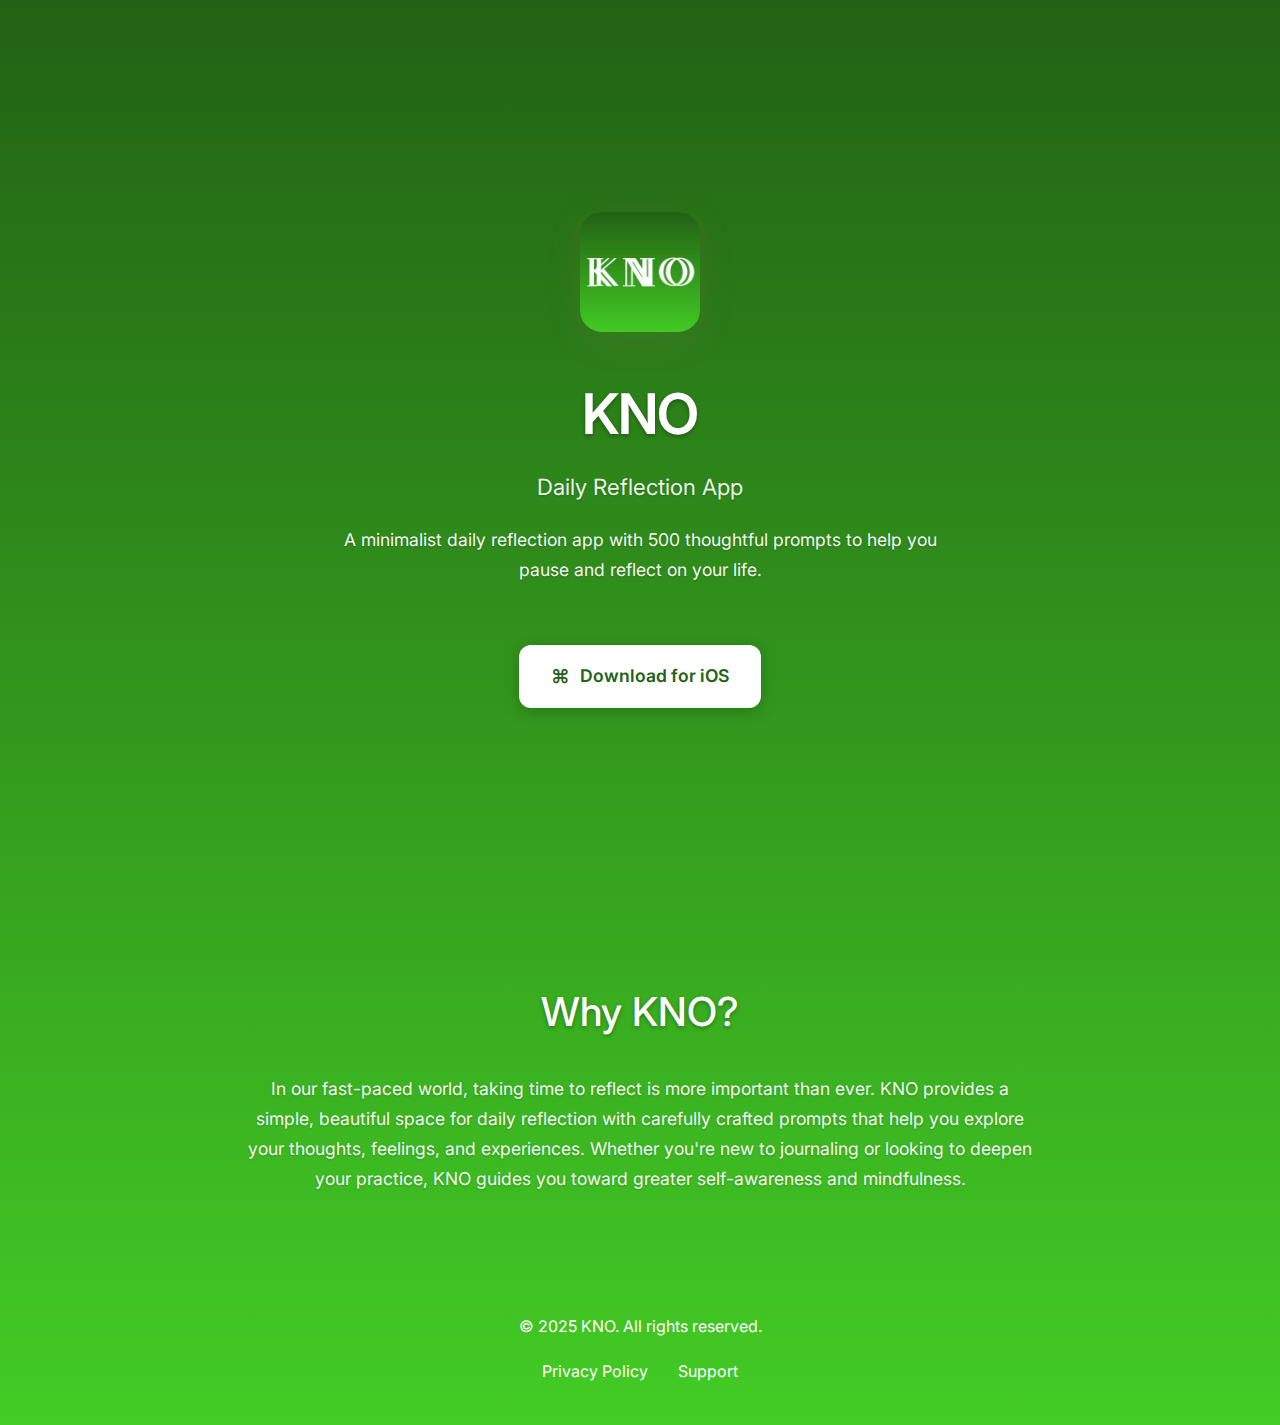
<file: index.html>
<!DOCTYPE html>
<html lang="en">
<head>
    <meta charset="UTF-8">
    <meta name="viewport" content="width=device-width, initial-scale=1.0">
    <title>KNO - Daily Reflection App</title>
    <meta name="description" content="A minimalist daily reflection app with 500 thoughtful prompts to help you pause and reflect on your life.">
    <link rel="icon" type="image/png" href="assets/KnoAppIcon.png">
    <link rel="apple-touch-icon" href="assets/KnoAppIcon.png">
    <link rel="stylesheet" href="styles.css">
    <link rel="preconnect" href="https://fonts.googleapis.com">
    <link rel="preconnect" href="https://fonts.gstatic.com" crossorigin>
    <link href="https://fonts.googleapis.com/css2?family=Inter:wght@300;400;500;600&display=swap" rel="stylesheet">
</head>
<body>
    <div class="container">
        <header class="hero">
            <div class="app-icon">
                <img src="assets/KnoAppIcon.png" alt="KNO App Icon" class="icon">
            </div>
            <h1 class="app-name">KNO</h1>
            <p class="tagline">Daily Reflection App</p>
            <p class="description">
                A minimalist daily reflection app with 500 thoughtful prompts to help you pause and reflect on your life.
            </p>
            <div class="download-buttons">
                <a href="https://apps.apple.com/app/kno/id1234567890" class="download-btn ios-btn" target="_blank" rel="noopener noreferrer">
                    <span class="btn-icon">⌘</span>
                    Download for iOS
                </a>
            </div>
        </header>


        <section class="about">
            <h2>Why KNO?</h2>
            <p>
                In our fast-paced world, taking time to reflect is more important than ever. KNO provides a simple, 
                beautiful space for daily reflection with carefully crafted prompts that help you explore your thoughts, 
                feelings, and experiences. Whether you're new to journaling or looking to deepen your practice, 
                KNO guides you toward greater self-awareness and mindfulness.
            </p>
        </section>

        <footer class="footer">
            <div class="footer-content">
                <p>&copy; 2025 KNO. All rights reserved.</p>
                <div class="footer-links">
                    <a href="privacy-policy.html">Privacy Policy</a>
                    <a href="support.html">Support</a>
                </div>
            </div>
        </footer>
    </div>
</body>
</html>
</file>
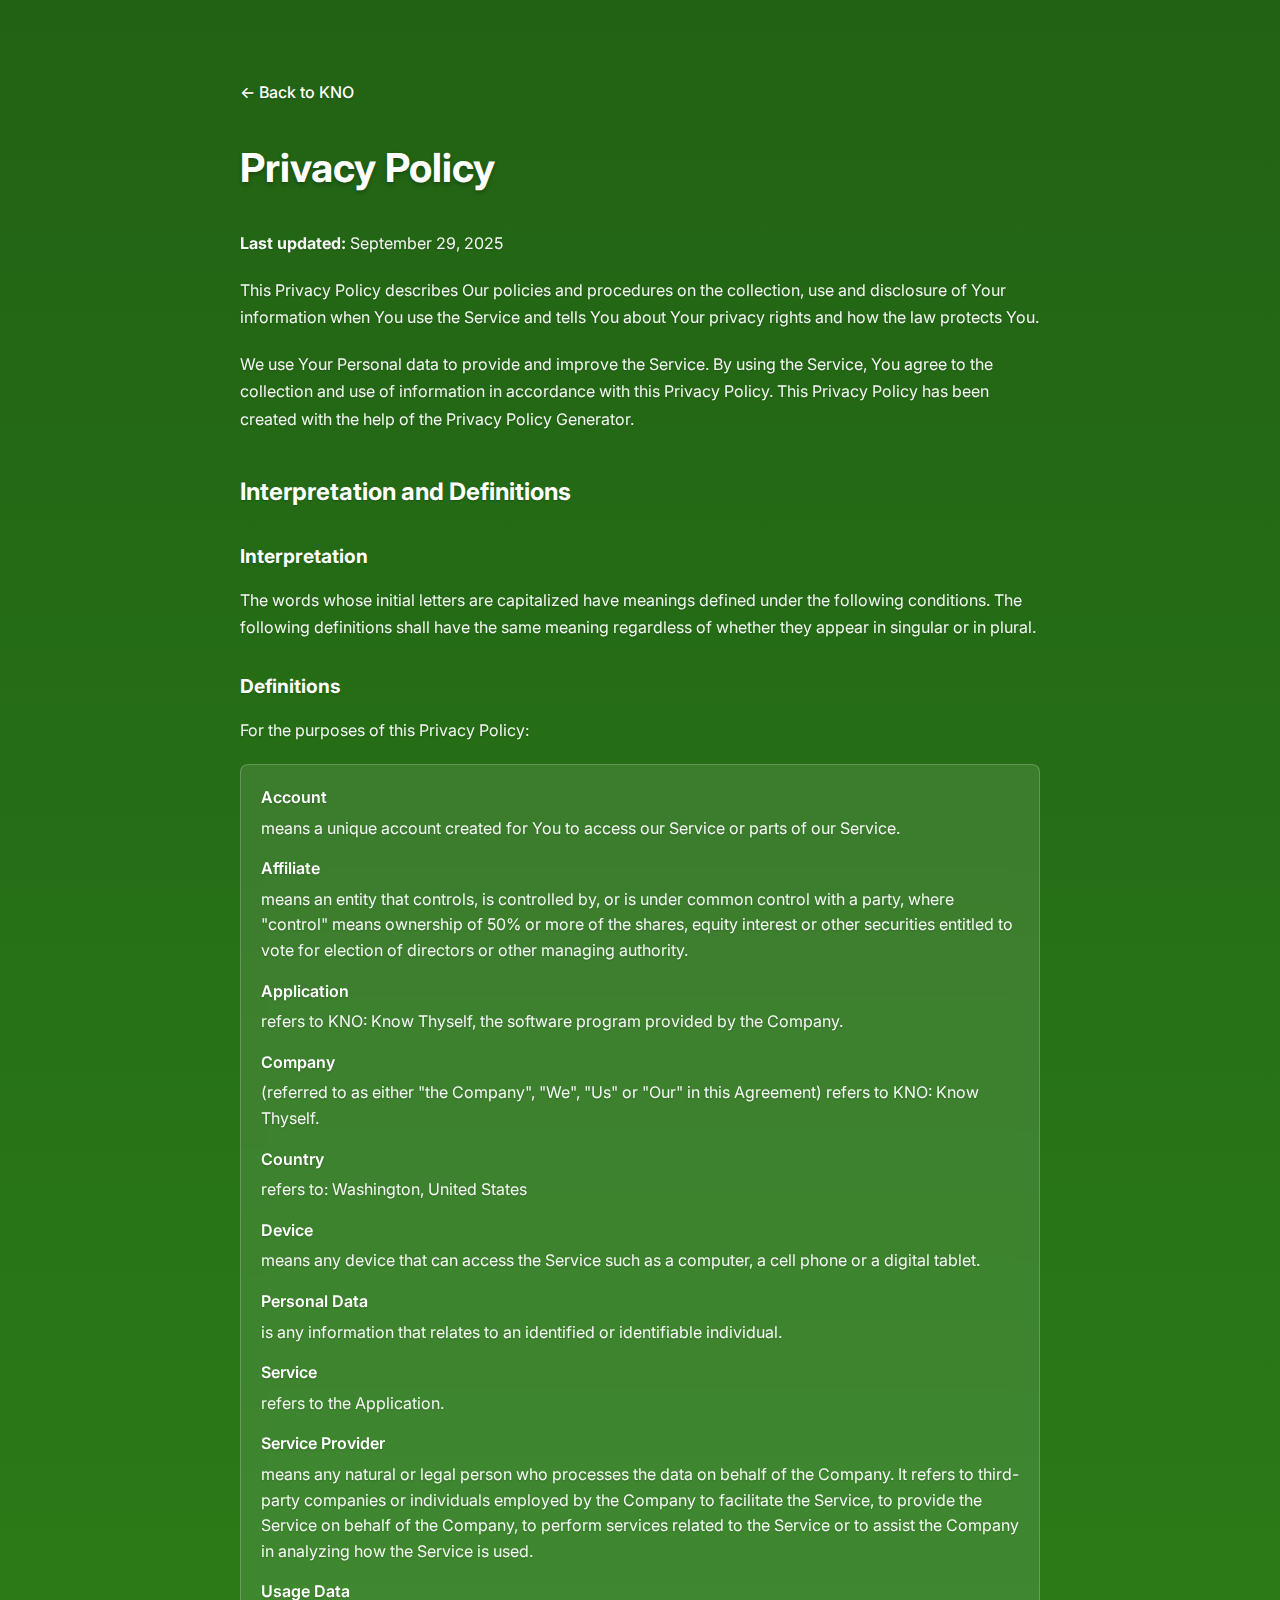
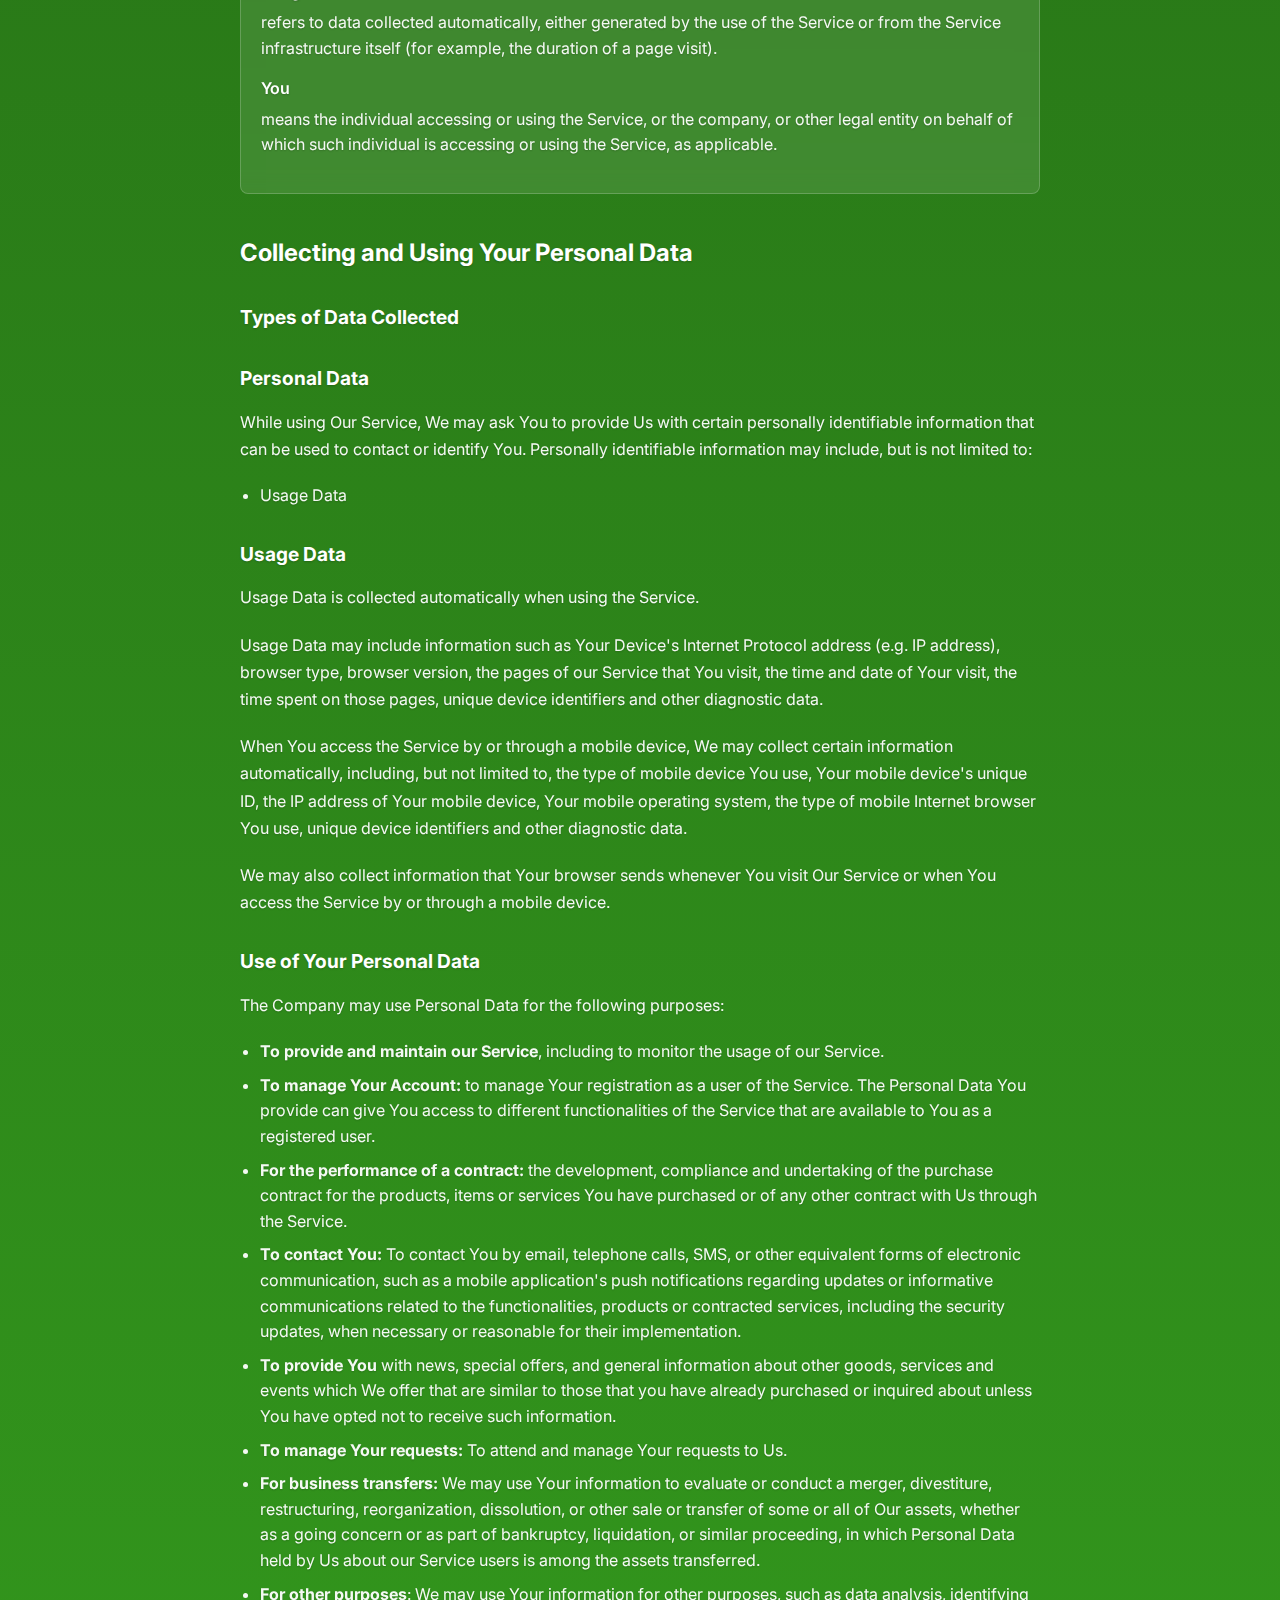
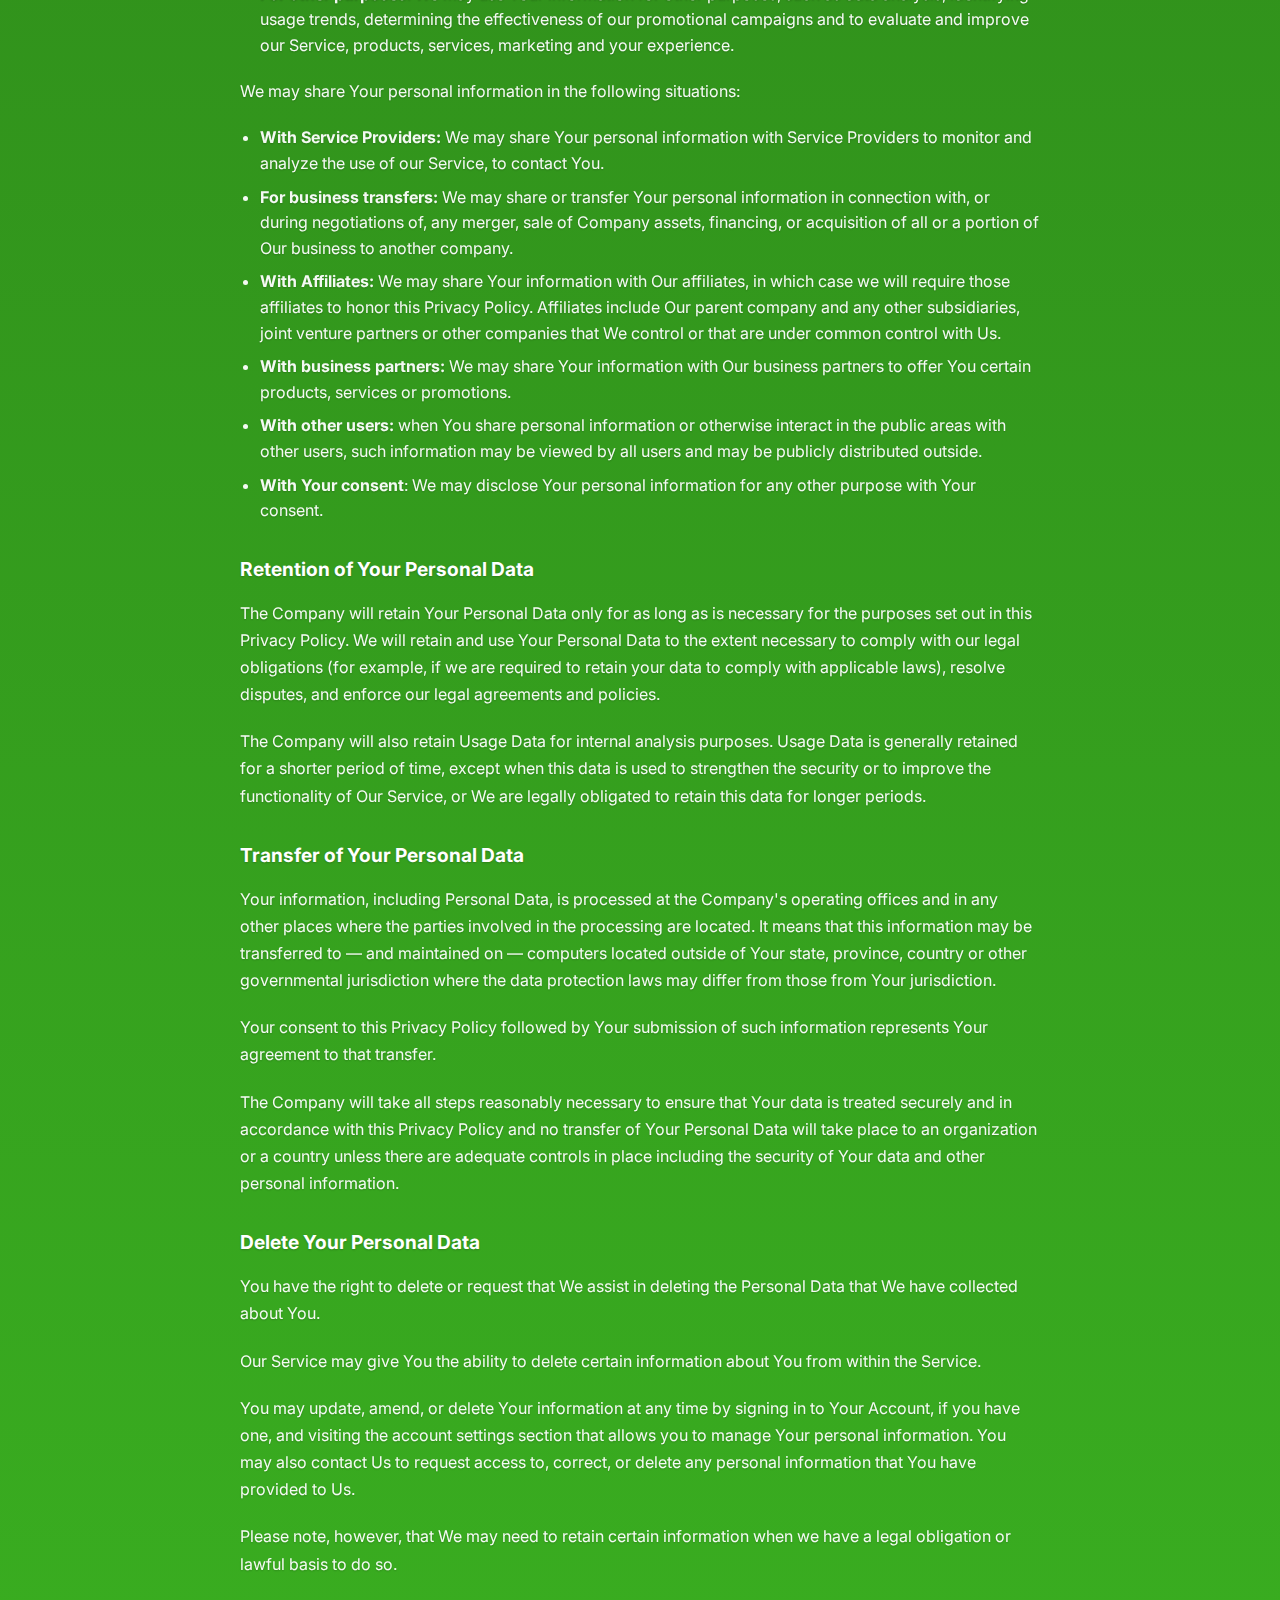
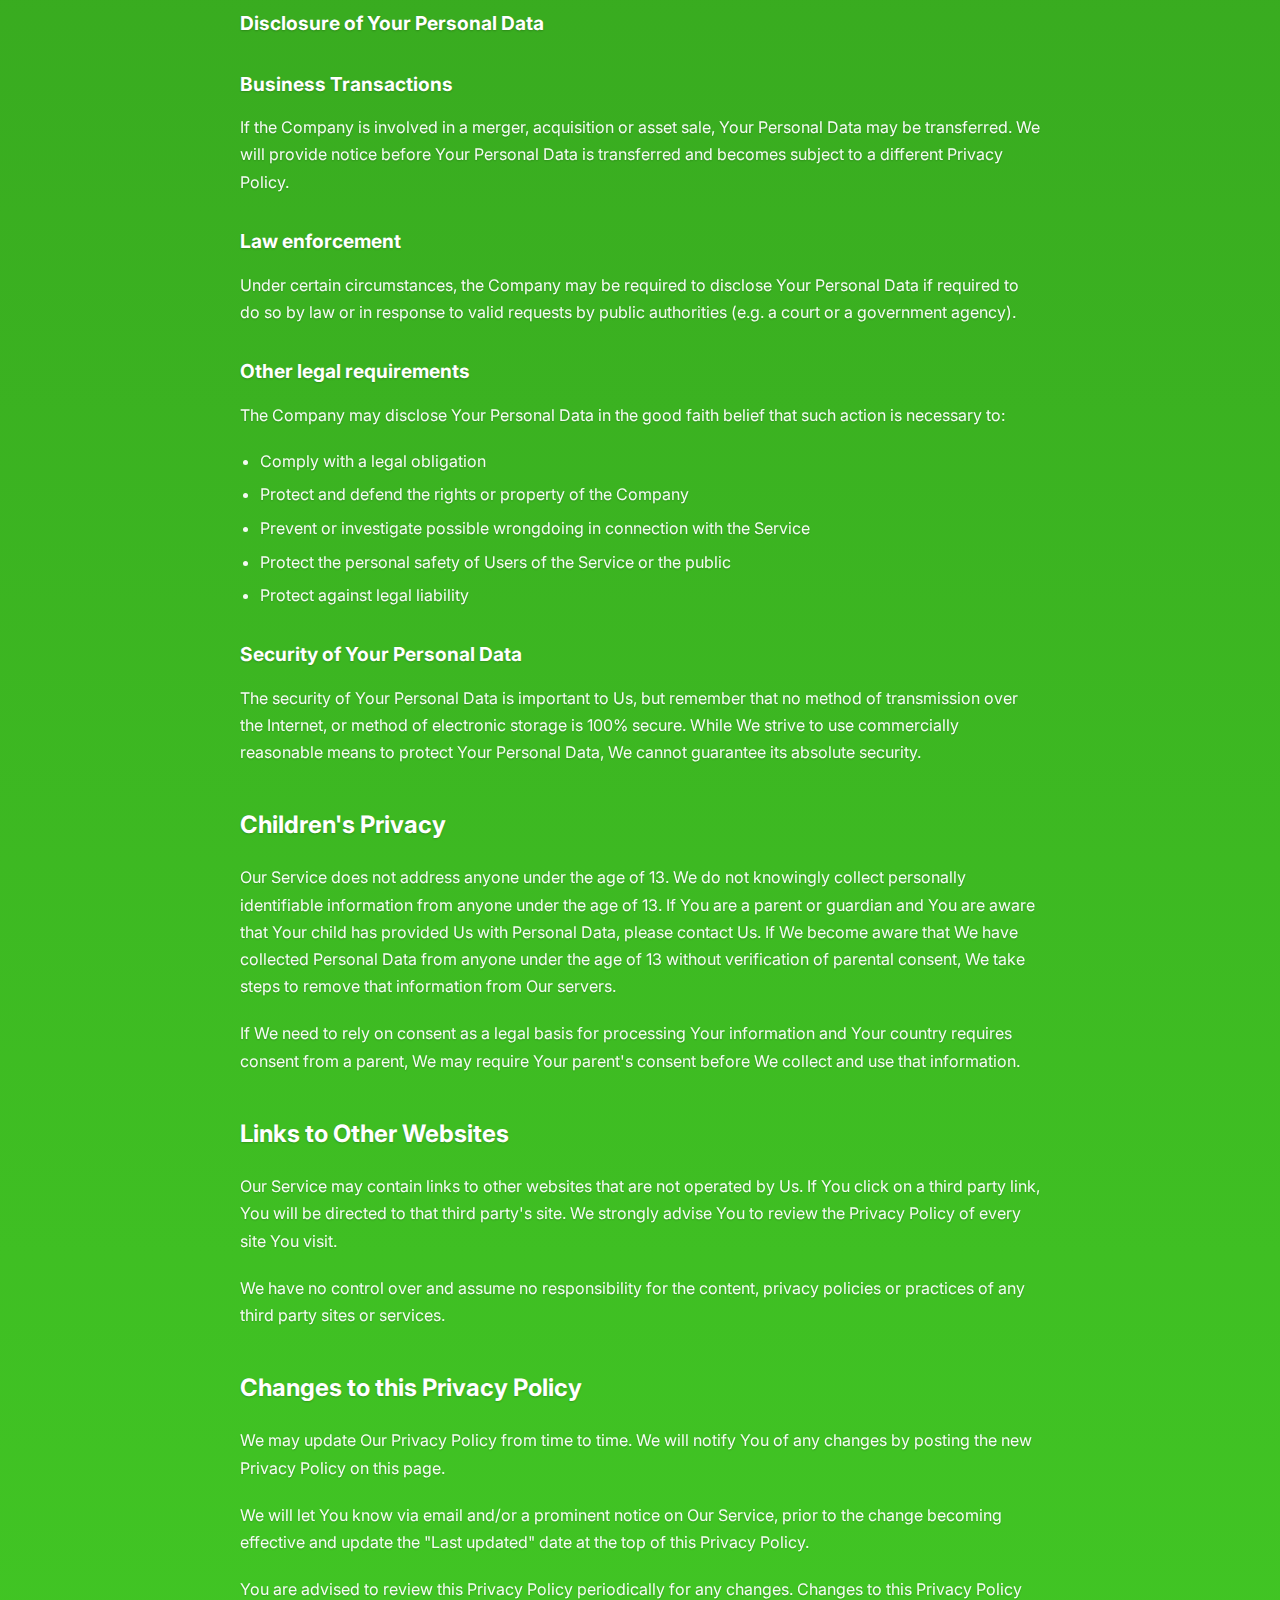
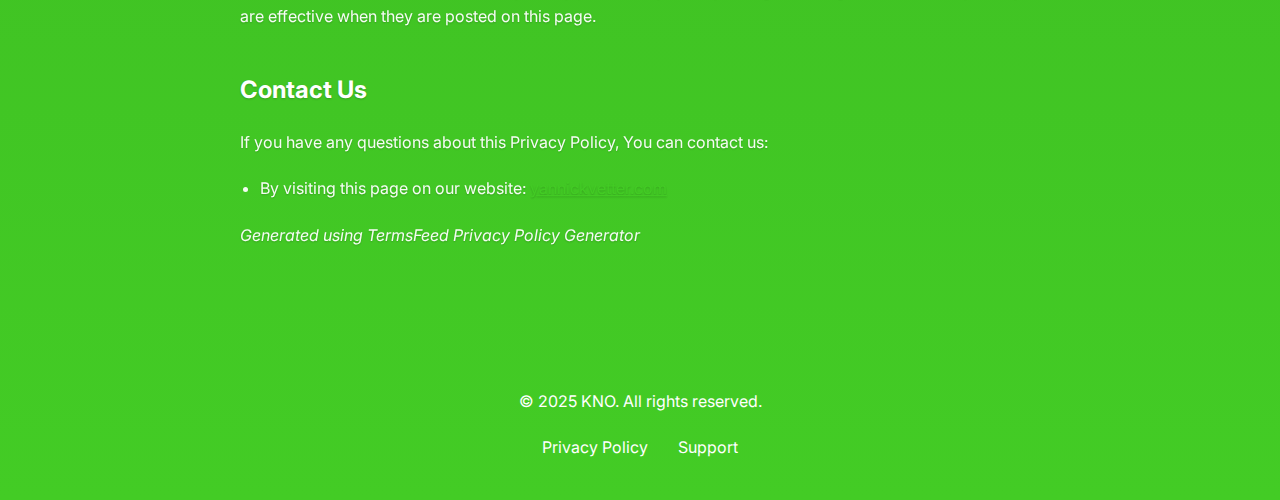
<file: privacy-policy.html>
<!DOCTYPE html>
<html lang="en">
<head>
    <meta charset="UTF-8">
    <meta name="viewport" content="width=device-width, initial-scale=1.0">
    <title>Privacy Policy - KNO</title>
    <link rel="icon" type="image/png" href="assets/KnoAppIcon.png">
    <link rel="apple-touch-icon" href="assets/KnoAppIcon.png">
    <link rel="stylesheet" href="styles.css">
    <link rel="preconnect" href="https://fonts.googleapis.com">
    <link rel="preconnect" href="https://fonts.gstatic.com" crossorigin>
    <link href="https://fonts.googleapis.com/css2?family=Inter:wght@300;400;500;600&display=swap" rel="stylesheet">
    <style>
        .content-page {
            padding: 80px 0;
            max-width: 800px;
            margin: 0 auto;
        }
        .content-page h1 {
            color: #ffffff;
            margin-bottom: 30px;
            font-size: 2.5rem;
            text-shadow: 0 2px 4px rgba(0, 0, 0, 0.3);
        }
        .content-page h2 {
            color: #ffffff;
            margin: 40px 0 20px 0;
            font-size: 1.5rem;
            text-shadow: 0 1px 2px rgba(0, 0, 0, 0.2);
        }
        .content-page h3 {
            color: #ffffff;
            margin: 30px 0 15px 0;
            font-size: 1.2rem;
            text-shadow: 0 1px 2px rgba(0, 0, 0, 0.2);
        }
        .content-page p {
            margin-bottom: 20px;
            line-height: 1.7;
            color: #ffffff;
            opacity: 0.95;
            text-shadow: 0 1px 2px rgba(0, 0, 0, 0.2);
        }
        .content-page ul {
            margin-left: 20px;
            margin-bottom: 20px;
        }
        .content-page li {
            margin-bottom: 8px;
            line-height: 1.6;
            color: #ffffff;
            opacity: 0.95;
            text-shadow: 0 1px 2px rgba(0, 0, 0, 0.2);
        }
        .back-link {
            display: inline-flex;
            align-items: center;
            color: #ffffff;
            text-decoration: none;
            margin-bottom: 30px;
            font-weight: 500;
            text-shadow: 0 1px 2px rgba(0, 0, 0, 0.2);
        }
        .back-link:hover {
            color: #43cc25;
        }
        .definition-list {
            background: rgba(255, 255, 255, 0.1);
            padding: 20px;
            border-radius: 8px;
            margin: 20px 0;
            backdrop-filter: blur(10px);
            border: 1px solid rgba(255, 255, 255, 0.2);
        }
        .definition-list dt {
            font-weight: 600;
            color: #ffffff;
            margin-bottom: 5px;
            text-shadow: 0 1px 2px rgba(0, 0, 0, 0.2);
        }
        .definition-list dd {
            margin-bottom: 15px;
            margin-left: 0;
            color: #ffffff;
            opacity: 0.95;
            text-shadow: 0 1px 2px rgba(0, 0, 0, 0.2);
        }
    </style>
</head>
<body>
    <div class="container">
        <div class="content-page">
            <a href="index.html" class="back-link">← Back to KNO</a>
            
            <h1>Privacy Policy</h1>
            
            <p><strong>Last updated:</strong> September 29, 2025</p>
            
            <p>This Privacy Policy describes Our policies and procedures on the collection, use and disclosure of Your information when You use the Service and tells You about Your privacy rights and how the law protects You.</p>
            
            <p>We use Your Personal data to provide and improve the Service. By using the Service, You agree to the collection and use of information in accordance with this Privacy Policy. This Privacy Policy has been created with the help of the Privacy Policy Generator.</p>
            
            <h2>Interpretation and Definitions</h2>
            
            <h3>Interpretation</h3>
            <p>The words whose initial letters are capitalized have meanings defined under the following conditions. The following definitions shall have the same meaning regardless of whether they appear in singular or in plural.</p>
            
            <h3>Definitions</h3>
            <p>For the purposes of this Privacy Policy:</p>
            
            <dl class="definition-list">
                <dt>Account</dt>
                <dd>means a unique account created for You to access our Service or parts of our Service.</dd>
                
                <dt>Affiliate</dt>
                <dd>means an entity that controls, is controlled by, or is under common control with a party, where "control" means ownership of 50% or more of the shares, equity interest or other securities entitled to vote for election of directors or other managing authority.</dd>
                
                <dt>Application</dt>
                <dd>refers to KNO: Know Thyself, the software program provided by the Company.</dd>
                
                <dt>Company</dt>
                <dd>(referred to as either "the Company", "We", "Us" or "Our" in this Agreement) refers to KNO: Know Thyself.</dd>
                
                <dt>Country</dt>
                <dd>refers to: Washington, United States</dd>
                
                <dt>Device</dt>
                <dd>means any device that can access the Service such as a computer, a cell phone or a digital tablet.</dd>
                
                <dt>Personal Data</dt>
                <dd>is any information that relates to an identified or identifiable individual.</dd>
                
                <dt>Service</dt>
                <dd>refers to the Application.</dd>
                
                <dt>Service Provider</dt>
                <dd>means any natural or legal person who processes the data on behalf of the Company. It refers to third-party companies or individuals employed by the Company to facilitate the Service, to provide the Service on behalf of the Company, to perform services related to the Service or to assist the Company in analyzing how the Service is used.</dd>
                
                <dt>Usage Data</dt>
                <dd>refers to data collected automatically, either generated by the use of the Service or from the Service infrastructure itself (for example, the duration of a page visit).</dd>
                
                <dt>You</dt>
                <dd>means the individual accessing or using the Service, or the company, or other legal entity on behalf of which such individual is accessing or using the Service, as applicable.</dd>
            </dl>
            
            <h2>Collecting and Using Your Personal Data</h2>
            
            <h3>Types of Data Collected</h3>
            
            <h3>Personal Data</h3>
            <p>While using Our Service, We may ask You to provide Us with certain personally identifiable information that can be used to contact or identify You. Personally identifiable information may include, but is not limited to:</p>
            <ul>
                <li>Usage Data</li>
            </ul>
            
            <h3>Usage Data</h3>
            <p>Usage Data is collected automatically when using the Service.</p>
            
            <p>Usage Data may include information such as Your Device's Internet Protocol address (e.g. IP address), browser type, browser version, the pages of our Service that You visit, the time and date of Your visit, the time spent on those pages, unique device identifiers and other diagnostic data.</p>
            
            <p>When You access the Service by or through a mobile device, We may collect certain information automatically, including, but not limited to, the type of mobile device You use, Your mobile device's unique ID, the IP address of Your mobile device, Your mobile operating system, the type of mobile Internet browser You use, unique device identifiers and other diagnostic data.</p>
            
            <p>We may also collect information that Your browser sends whenever You visit Our Service or when You access the Service by or through a mobile device.</p>
            
            <h3>Use of Your Personal Data</h3>
            <p>The Company may use Personal Data for the following purposes:</p>
            
            <ul>
                <li><strong>To provide and maintain our Service</strong>, including to monitor the usage of our Service.</li>
                <li><strong>To manage Your Account:</strong> to manage Your registration as a user of the Service. The Personal Data You provide can give You access to different functionalities of the Service that are available to You as a registered user.</li>
                <li><strong>For the performance of a contract:</strong> the development, compliance and undertaking of the purchase contract for the products, items or services You have purchased or of any other contract with Us through the Service.</li>
                <li><strong>To contact You:</strong> To contact You by email, telephone calls, SMS, or other equivalent forms of electronic communication, such as a mobile application's push notifications regarding updates or informative communications related to the functionalities, products or contracted services, including the security updates, when necessary or reasonable for their implementation.</li>
                <li><strong>To provide You</strong> with news, special offers, and general information about other goods, services and events which We offer that are similar to those that you have already purchased or inquired about unless You have opted not to receive such information.</li>
                <li><strong>To manage Your requests:</strong> To attend and manage Your requests to Us.</li>
                <li><strong>For business transfers:</strong> We may use Your information to evaluate or conduct a merger, divestiture, restructuring, reorganization, dissolution, or other sale or transfer of some or all of Our assets, whether as a going concern or as part of bankruptcy, liquidation, or similar proceeding, in which Personal Data held by Us about our Service users is among the assets transferred.</li>
                <li><strong>For other purposes</strong>: We may use Your information for other purposes, such as data analysis, identifying usage trends, determining the effectiveness of our promotional campaigns and to evaluate and improve our Service, products, services, marketing and your experience.</li>
            </ul>
            
            <p>We may share Your personal information in the following situations:</p>
            
            <ul>
                <li><strong>With Service Providers:</strong> We may share Your personal information with Service Providers to monitor and analyze the use of our Service, to contact You.</li>
                <li><strong>For business transfers:</strong> We may share or transfer Your personal information in connection with, or during negotiations of, any merger, sale of Company assets, financing, or acquisition of all or a portion of Our business to another company.</li>
                <li><strong>With Affiliates:</strong> We may share Your information with Our affiliates, in which case we will require those affiliates to honor this Privacy Policy. Affiliates include Our parent company and any other subsidiaries, joint venture partners or other companies that We control or that are under common control with Us.</li>
                <li><strong>With business partners:</strong> We may share Your information with Our business partners to offer You certain products, services or promotions.</li>
                <li><strong>With other users:</strong> when You share personal information or otherwise interact in the public areas with other users, such information may be viewed by all users and may be publicly distributed outside.</li>
                <li><strong>With Your consent</strong>: We may disclose Your personal information for any other purpose with Your consent.</li>
            </ul>
            
            <h3>Retention of Your Personal Data</h3>
            <p>The Company will retain Your Personal Data only for as long as is necessary for the purposes set out in this Privacy Policy. We will retain and use Your Personal Data to the extent necessary to comply with our legal obligations (for example, if we are required to retain your data to comply with applicable laws), resolve disputes, and enforce our legal agreements and policies.</p>
            
            <p>The Company will also retain Usage Data for internal analysis purposes. Usage Data is generally retained for a shorter period of time, except when this data is used to strengthen the security or to improve the functionality of Our Service, or We are legally obligated to retain this data for longer periods.</p>
            
            <h3>Transfer of Your Personal Data</h3>
            <p>Your information, including Personal Data, is processed at the Company's operating offices and in any other places where the parties involved in the processing are located. It means that this information may be transferred to — and maintained on — computers located outside of Your state, province, country or other governmental jurisdiction where the data protection laws may differ from those from Your jurisdiction.</p>
            
            <p>Your consent to this Privacy Policy followed by Your submission of such information represents Your agreement to that transfer.</p>
            
            <p>The Company will take all steps reasonably necessary to ensure that Your data is treated securely and in accordance with this Privacy Policy and no transfer of Your Personal Data will take place to an organization or a country unless there are adequate controls in place including the security of Your data and other personal information.</p>
            
            <h3>Delete Your Personal Data</h3>
            <p>You have the right to delete or request that We assist in deleting the Personal Data that We have collected about You.</p>
            
            <p>Our Service may give You the ability to delete certain information about You from within the Service.</p>
            
            <p>You may update, amend, or delete Your information at any time by signing in to Your Account, if you have one, and visiting the account settings section that allows you to manage Your personal information. You may also contact Us to request access to, correct, or delete any personal information that You have provided to Us.</p>
            
            <p>Please note, however, that We may need to retain certain information when we have a legal obligation or lawful basis to do so.</p>
            
            <h3>Disclosure of Your Personal Data</h3>
            
            <h3>Business Transactions</h3>
            <p>If the Company is involved in a merger, acquisition or asset sale, Your Personal Data may be transferred. We will provide notice before Your Personal Data is transferred and becomes subject to a different Privacy Policy.</p>
            
            <h3>Law enforcement</h3>
            <p>Under certain circumstances, the Company may be required to disclose Your Personal Data if required to do so by law or in response to valid requests by public authorities (e.g. a court or a government agency).</p>
            
            <h3>Other legal requirements</h3>
            <p>The Company may disclose Your Personal Data in the good faith belief that such action is necessary to:</p>
            
            <ul>
                <li>Comply with a legal obligation</li>
                <li>Protect and defend the rights or property of the Company</li>
                <li>Prevent or investigate possible wrongdoing in connection with the Service</li>
                <li>Protect the personal safety of Users of the Service or the public</li>
                <li>Protect against legal liability</li>
            </ul>
            
            <h3>Security of Your Personal Data</h3>
            <p>The security of Your Personal Data is important to Us, but remember that no method of transmission over the Internet, or method of electronic storage is 100% secure. While We strive to use commercially reasonable means to protect Your Personal Data, We cannot guarantee its absolute security.</p>
            
            <h2>Children's Privacy</h2>
            <p>Our Service does not address anyone under the age of 13. We do not knowingly collect personally identifiable information from anyone under the age of 13. If You are a parent or guardian and You are aware that Your child has provided Us with Personal Data, please contact Us. If We become aware that We have collected Personal Data from anyone under the age of 13 without verification of parental consent, We take steps to remove that information from Our servers.</p>
            
            <p>If We need to rely on consent as a legal basis for processing Your information and Your country requires consent from a parent, We may require Your parent's consent before We collect and use that information.</p>
            
            <h2>Links to Other Websites</h2>
            <p>Our Service may contain links to other websites that are not operated by Us. If You click on a third party link, You will be directed to that third party's site. We strongly advise You to review the Privacy Policy of every site You visit.</p>
            
            <p>We have no control over and assume no responsibility for the content, privacy policies or practices of any third party sites or services.</p>
            
            <h2>Changes to this Privacy Policy</h2>
            <p>We may update Our Privacy Policy from time to time. We will notify You of any changes by posting the new Privacy Policy on this page.</p>
            
            <p>We will let You know via email and/or a prominent notice on Our Service, prior to the change becoming effective and update the "Last updated" date at the top of this Privacy Policy.</p>
            
            <p>You are advised to review this Privacy Policy periodically for any changes. Changes to this Privacy Policy are effective when they are posted on this page.</p>
            
            <h2>Contact Us</h2>
            <p>If you have any questions about this Privacy Policy, You can contact us:</p>
            
            <ul>
                <li>By visiting this page on our website: <a href="https://yannickvetter.com" style="color: #43cc25;" target="_blank" rel="noopener noreferrer">yannickvetter.com</a></li>
            </ul>
            
            <p><em>Generated using TermsFeed Privacy Policy Generator</em></p>
        </div>
        
        <footer class="footer">
            <div class="footer-content">
                <p>&copy; 2025 KNO. All rights reserved.</p>
                <div class="footer-links">
                    <a href="privacy-policy.html">Privacy Policy</a>
                    <a href="support.html">Support</a>
                </div>
            </div>
        </footer>
    </div>
</body>
</html>
</file>
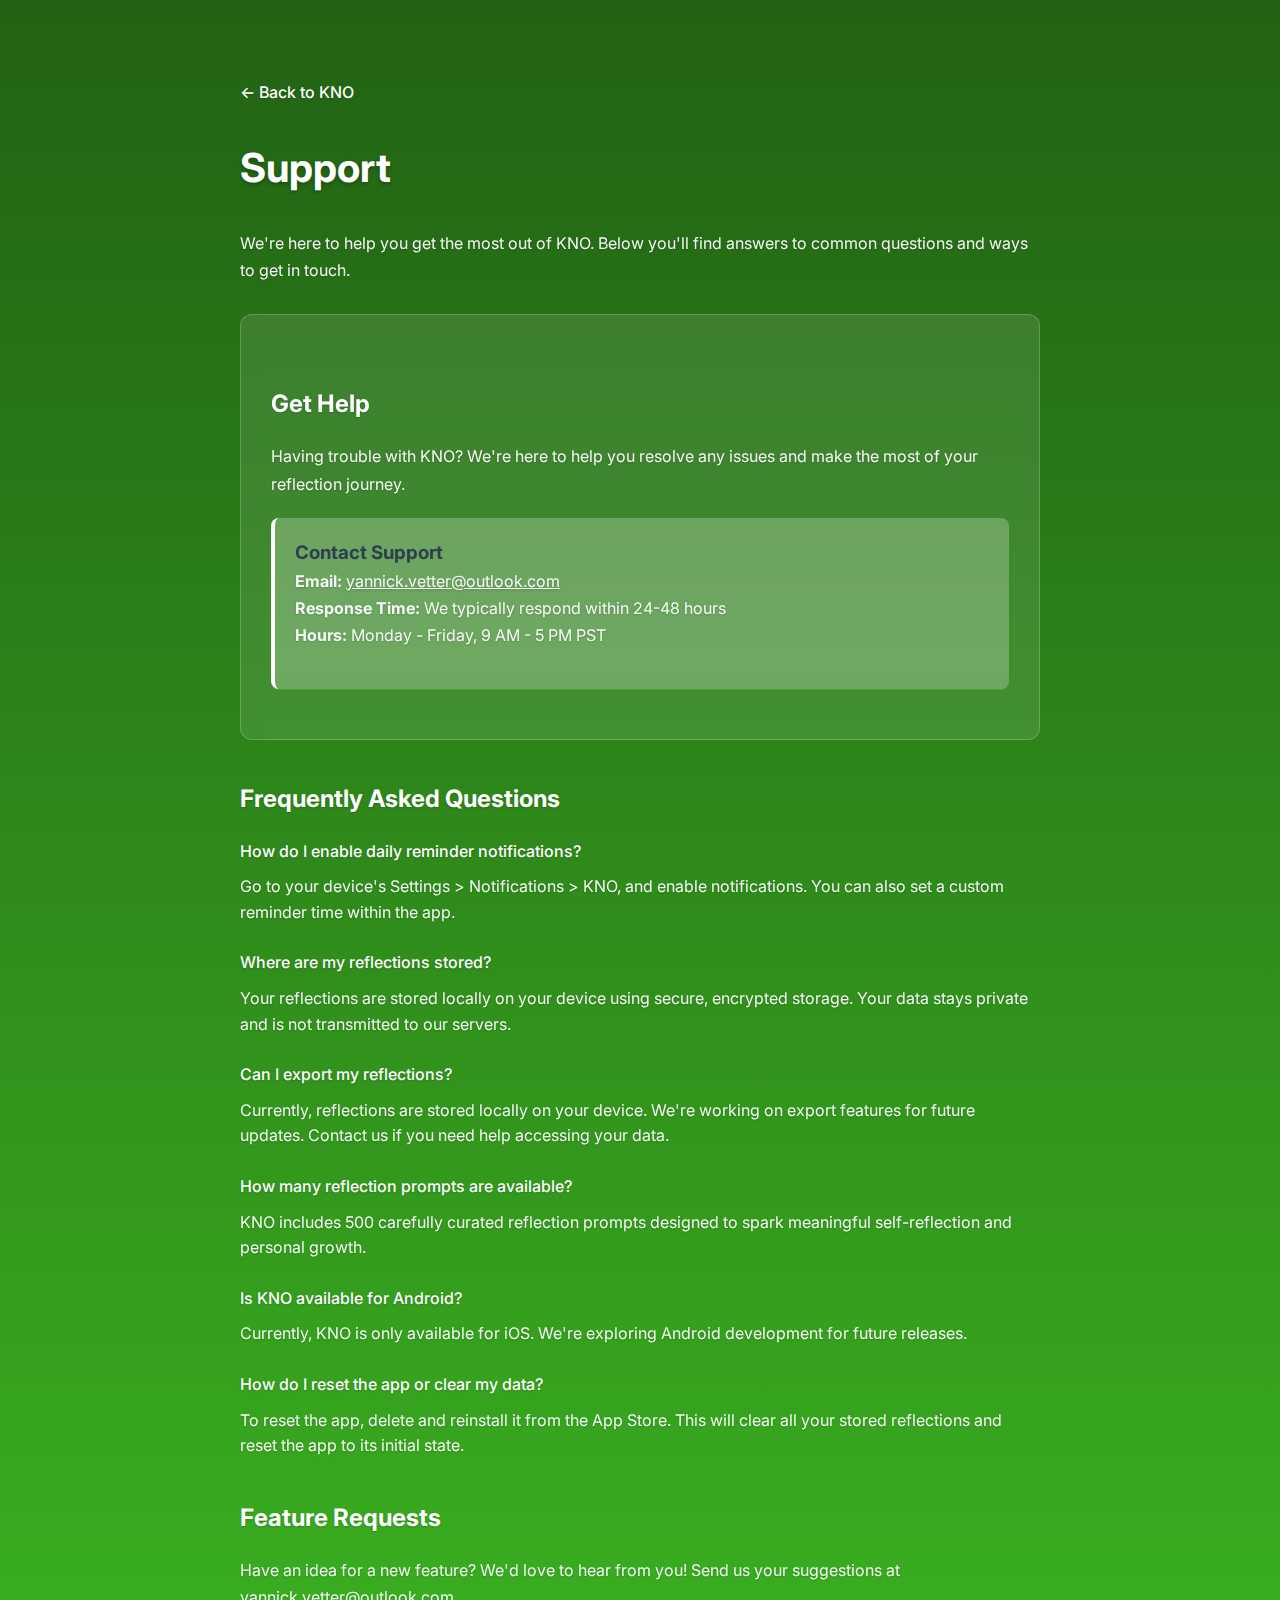
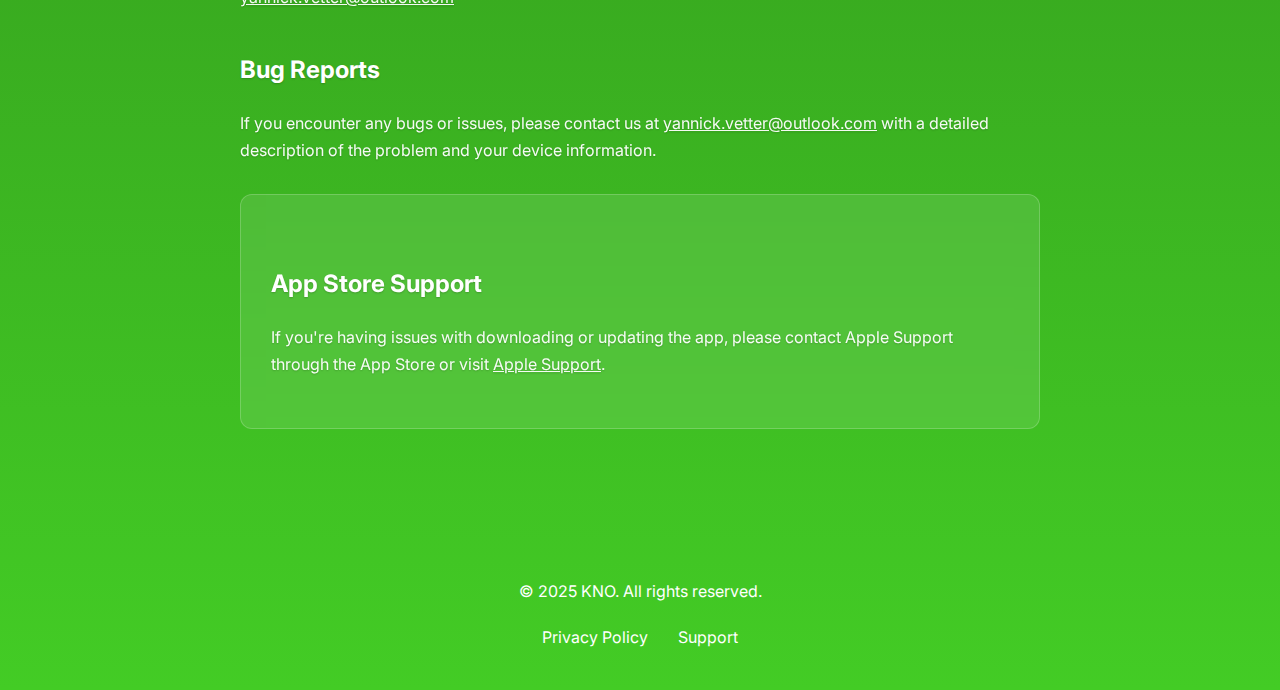
<file: support.html>
<!DOCTYPE html>
<html lang="en">
<head>
    <meta charset="UTF-8">
    <meta name="viewport" content="width=device-width, initial-scale=1.0">
    <title>Support - KNO</title>
    <link rel="icon" type="image/png" href="assets/KnoAppIcon.png">
    <link rel="apple-touch-icon" href="assets/KnoAppIcon.png">
    <link rel="stylesheet" href="styles.css">
    <link rel="preconnect" href="https://fonts.googleapis.com">
    <link rel="preconnect" href="https://fonts.gstatic.com" crossorigin>
    <link href="https://fonts.googleapis.com/css2?family=Inter:wght@300;400;500;600&display=swap" rel="stylesheet">
    <style>
        .content-page {
            padding: 80px 0;
            max-width: 800px;
            margin: 0 auto;
        }
        .content-page h1 {
            color: #ffffff;
            margin-bottom: 30px;
            font-size: 2.5rem;
            text-shadow: 0 2px 4px rgba(0, 0, 0, 0.3);
        }
        .content-page h2 {
            color: #ffffff;
            margin: 40px 0 20px 0;
            font-size: 1.5rem;
            text-shadow: 0 1px 2px rgba(0, 0, 0, 0.2);
        }
        .content-page p {
            margin-bottom: 20px;
            line-height: 1.7;
            color: #ffffff;
            opacity: 0.95;
            text-shadow: 0 1px 2px rgba(0, 0, 0, 0.2);
        }
        .back-link {
            display: inline-flex;
            align-items: center;
            color: #ffffff;
            text-decoration: none;
            margin-bottom: 30px;
            font-weight: 500;
            text-shadow: 0 1px 2px rgba(0, 0, 0, 0.2);
        }
        .back-link:hover {
            color: #43cc25;
        }
        .support-section {
            background: rgba(255, 255, 255, 0.1);
            padding: 30px;
            border-radius: 12px;
            margin: 30px 0;
            backdrop-filter: blur(10px);
            border: 1px solid rgba(255, 255, 255, 0.2);
        }
        .contact-info {
            background: rgba(255, 255, 255, 0.15);
            padding: 20px;
            border-radius: 8px;
            margin: 20px 0;
            border-left: 4px solid #ffffff;
            backdrop-filter: blur(10px);
        }
        .faq-item {
            margin-bottom: 25px;
        }
        .faq-question {
            font-weight: 500;
            color: #ffffff;
            margin-bottom: 10px;
            text-shadow: 0 1px 2px rgba(0, 0, 0, 0.2);
        }
        .faq-answer {
            color: #ffffff;
            line-height: 1.6;
            opacity: 0.95;
            text-shadow: 0 1px 2px rgba(0, 0, 0, 0.2);
        }
    </style>
</head>
<body>
    <div class="container">
        <div class="content-page">
            <a href="index.html" class="back-link">← Back to KNO</a>
            
            <h1>Support</h1>
            
            <p>We're here to help you get the most out of KNO. Below you'll find answers to common questions and ways to get in touch.</p>
            
            <div class="support-section">
                <h2>Get Help</h2>
                <p>Having trouble with KNO? We're here to help you resolve any issues and make the most of your reflection journey.</p>
                
                <div class="contact-info">
                    <h3>Contact Support</h3>
                    <p>
                        <strong>Email:</strong> <a href="mailto:yannick.vetter@outlook.com" style="color: #ffffff;">yannick.vetter@outlook.com</a><br>
                        <strong>Response Time:</strong> We typically respond within 24-48 hours<br>
                        <strong>Hours:</strong> Monday - Friday, 9 AM - 5 PM PST
                    </p>
                </div>
            </div>
            
            <h2>Frequently Asked Questions</h2>
            
            <div class="faq-item">
                <div class="faq-question">How do I enable daily reminder notifications?</div>
                <div class="faq-answer">
                    Go to your device's Settings > Notifications > KNO, and enable notifications. 
                    You can also set a custom reminder time within the app.
                </div>
            </div>
            
            <div class="faq-item">
                <div class="faq-question">Where are my reflections stored?</div>
                <div class="faq-answer">
                    Your reflections are stored locally on your device using secure, encrypted storage. 
                    Your data stays private and is not transmitted to our servers.
                </div>
            </div>
            
            <div class="faq-item">
                <div class="faq-question">Can I export my reflections?</div>
                <div class="faq-answer">
                    Currently, reflections are stored locally on your device. We're working on export 
                    features for future updates. Contact us if you need help accessing your data.
                </div>
            </div>
            
            <div class="faq-item">
                <div class="faq-question">How many reflection prompts are available?</div>
                <div class="faq-answer">
                    KNO includes 500 carefully curated reflection prompts designed to spark meaningful 
                    self-reflection and personal growth.
                </div>
            </div>
            
            <div class="faq-item">
                <div class="faq-question">Is KNO available for Android?</div>
                <div class="faq-answer">
                    Currently, KNO is only available for iOS. We're exploring Android development 
                    for future releases.
                </div>
            </div>
            
            <div class="faq-item">
                <div class="faq-question">How do I reset the app or clear my data?</div>
                <div class="faq-answer">
                    To reset the app, delete and reinstall it from the App Store. This will clear 
                    all your stored reflections and reset the app to its initial state.
                </div>
            </div>
            
            <h2>Feature Requests</h2>
            <p>
                Have an idea for a new feature? We'd love to hear from you! Send us your suggestions 
                at <a href="mailto:yannick.vetter@outlook.com" style="color: #ffffff;">yannick.vetter@outlook.com</a>
            </p>
            
            <h2>Bug Reports</h2>
            <p>
                If you encounter any bugs or issues, please contact us at 
                <a href="mailto:yannick.vetter@outlook.com" style="color: #ffffff;">yannick.vetter@outlook.com</a> 
                with a detailed description of the problem and your device information.
            </p>
            
            <div class="support-section">
                <h2>App Store Support</h2>
                <p>
                    If you're having issues with downloading or updating the app, please contact 
                    Apple Support through the App Store or visit 
                    <a href="https://support.apple.com" target="_blank" rel="noopener noreferrer" style="color: #ffffff;">Apple Support</a>.
                </p>
            </div>
        </div>
        
        <footer class="footer">
            <div class="footer-content">
                <p>&copy; 2025 KNO. All rights reserved.</p>
                <div class="footer-links">
                    <a href="privacy-policy.html">Privacy Policy</a>
                    <a href="support.html">Support</a>
                </div>
            </div>
        </footer>
    </div>
</body>
</html>
</file>
<file: styles.css>
/* Reset and base styles */
* {
    margin: 0;
    padding: 0;
    box-sizing: border-box;
}

body {
    font-family: 'Inter', -apple-system, BlinkMacSystemFont, 'Segoe UI', Roboto, sans-serif;
    line-height: 1.6;
    color: #2c3e50;
    background: linear-gradient(180deg, #226214 0%, #43cc25 100%);
    overflow-x: hidden;
    margin: 0;
    min-height: 100vh;
}

.container {
    max-width: 1200px;
    margin: 0 auto;
    padding: 0 20px;
}

/* Hero section */
.hero {
    text-align: center;
    padding: 80px 0 60px;
    min-height: 100vh;
    display: flex;
    flex-direction: column;
    justify-content: center;
    align-items: center;
}

.app-icon {
    margin-bottom: 30px;
}

.icon {
    width: 120px;
    height: 120px;
    border-radius: 22px;
    box-shadow: 0 8px 32px rgba(139, 115, 85, 0.2);
    transition: transform 0.3s ease;
}

.icon:hover {
    transform: translateY(-5px);
}

.app-name {
    font-size: 3.5rem;
    font-weight: 600;
    color: #ffffff;
    margin-bottom: 10px;
    letter-spacing: -0.02em;
    text-shadow: 0 2px 4px rgba(0, 0, 0, 0.3);
}

.tagline {
    font-size: 1.4rem;
    color: #ffffff;
    font-weight: 400;
    margin-bottom: 20px;
    opacity: 0.9;
    text-shadow: 0 1px 2px rgba(0, 0, 0, 0.2);
}

.description {
    font-size: 1.1rem;
    color: #ffffff;
    max-width: 600px;
    margin: 0 auto 40px;
    line-height: 1.7;
    opacity: 0.95;
    text-shadow: 0 1px 2px rgba(0, 0, 0, 0.2);
}

.download-buttons {
    margin-top: 20px;
}

.download-btn {
    display: inline-flex;
    align-items: center;
    gap: 10px;
    background: #ffffff;
    color: #226214;
    padding: 16px 32px;
    border-radius: 12px;
    text-decoration: none;
    font-weight: 600;
    font-size: 1.1rem;
    transition: all 0.3s ease;
    box-shadow: 0 4px 16px rgba(0, 0, 0, 0.2);
}

.download-btn:hover {
    background: #f8f8f8;
    transform: translateY(-2px);
    box-shadow: 0 6px 24px rgba(0, 0, 0, 0.3);
}

.btn-icon {
    font-size: 1.2rem;
}

/* Features section */
.features {
    padding: 80px 0;
    background: linear-gradient(180deg, #226214 0%, #43cc25 100%);
}

.feature-grid {
    display: grid;
    grid-template-columns: repeat(auto-fit, minmax(300px, 1fr));
    gap: 40px;
    max-width: 1000px;
    margin: 0 auto;
}

.feature {
    text-align: center;
    padding: 30px 20px;
}

.feature-icon {
    font-size: 3rem;
    margin-bottom: 20px;
    display: block;
}

.feature h3 {
    font-size: 1.4rem;
    color: #ffffff;
    margin-bottom: 15px;
    font-weight: 500;
    text-shadow: 0 1px 2px rgba(0, 0, 0, 0.2);
}

.feature p {
    color: #ffffff;
    line-height: 1.6;
    font-size: 1rem;
    opacity: 0.9;
    text-shadow: 0 1px 2px rgba(0, 0, 0, 0.2);
}

/* About section */
.about {
    padding: 80px 0;
    text-align: center;
}

.about h2 {
    font-size: 2.5rem;
    color: #ffffff;
    margin-bottom: 30px;
    font-weight: 500;
    text-shadow: 0 2px 4px rgba(0, 0, 0, 0.3);
}

.about p {
    max-width: 800px;
    margin: 0 auto;
    font-size: 1.1rem;
    color: #ffffff;
    line-height: 1.7;
    opacity: 0.95;
    text-shadow: 0 1px 2px rgba(0, 0, 0, 0.2);
}

/* Footer */
.footer {
    background: transparent;
    color: white;
    padding: 40px 0;
    text-align: center;
}

.footer-content {
    display: flex;
    flex-direction: column;
    align-items: center;
    gap: 20px;
}

.footer-links {
    display: flex;
    gap: 30px;
}

.footer-links a {
    color: #ffffff;
    text-decoration: none;
    font-weight: 400;
    transition: color 0.3s ease;
}

.footer-links a:hover {
    color: #43cc25;
}

/* Responsive design */
@media (max-width: 768px) {
    .hero {
        padding: 60px 0 40px;
    }
    
    .app-name {
        font-size: 2.8rem;
    }
    
    .tagline {
        font-size: 1.2rem;
    }
    
    .description {
        font-size: 1rem;
        padding: 0 20px;
    }
    
    .download-btn {
        padding: 14px 28px;
        font-size: 1rem;
    }
    
    .feature-grid {
        grid-template-columns: 1fr;
        gap: 30px;
    }
    
    .about h2 {
        font-size: 2rem;
    }
    
    .footer-content {
        flex-direction: column;
        gap: 15px;
    }
    
    .footer-links {
        flex-direction: column;
        gap: 15px;
    }
}

@media (max-width: 480px) {
    .container {
        padding: 0 15px;
    }
    
    .hero {
        padding: 40px 0 30px;
    }
    
    .icon {
        width: 100px;
        height: 100px;
    }
    
    .app-name {
        font-size: 2.4rem;
    }
    
    .features, .about {
        padding: 60px 0;
    }
}
</file>
